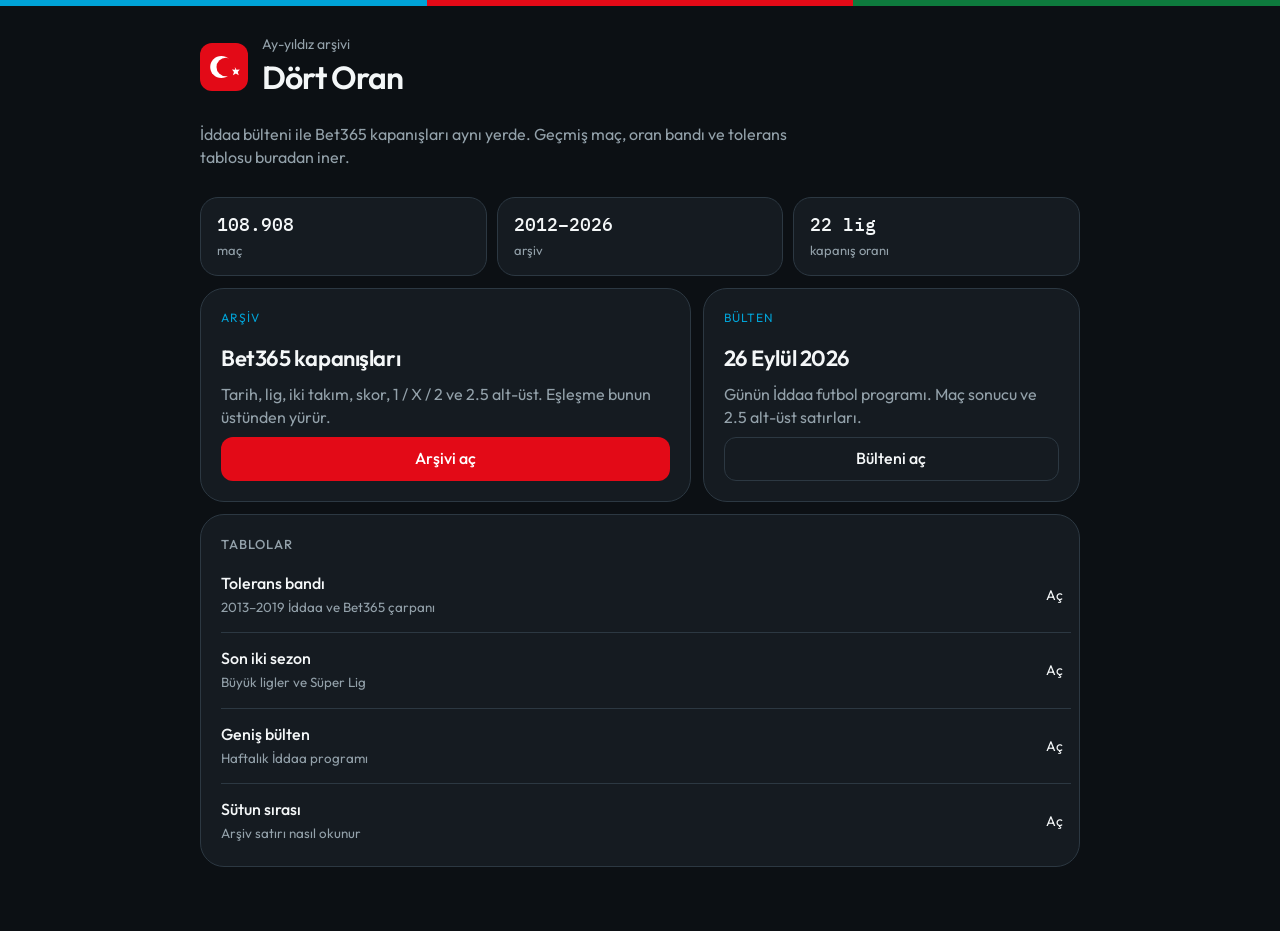
<file: index.html>
<!doctype html>
<html lang="tr">
<head>
  <meta charset="utf-8">
  <meta name="viewport" content="width=device-width, initial-scale=1">
  <title>Dört Oran</title>
  <link rel="preconnect" href="https://fonts.googleapis.com">
  <link rel="preconnect" href="https://fonts.gstatic.com" crossorigin>
  <link href="https://fonts.googleapis.com/css2?family=IBM+Plex+Mono:wght@400;500&family=Outfit:wght@400;500;600&display=swap" rel="stylesheet">
  <style>
    :root {
      --bg: #0c1014;
      --surface: #151b21;
      --surface-2: #1e272f;
      --fg: #f4f7f8;
      --muted: #93a1aa;
      --red: #e30a17;
      --azure: #00a3d7;
      --green: #0e7a3d;
      --line: #2c3842;
    }
    * { box-sizing: border-box; }
    html, body { margin: 0; background: var(--bg); color: var(--fg); }
    body {
      font-family: Outfit, "Segoe UI", sans-serif;
      line-height: 1.45;
      min-height: 100vh;
    }
    .rail { display: flex; height: 6px; }
    .rail span { flex: 1; }
    .rail .a { background: var(--azure); }
    .rail .r { background: var(--red); }
    .rail .g { background: var(--green); }
    main {
      width: min(880px, calc(100% - 32px));
      margin: 0 auto;
      padding: 28px 0 64px;
    }
    header { display: flex; gap: 14px; align-items: center; }
    .mark { width: 48px; height: 48px; flex: none; }
    .kicker { margin: 0; color: var(--muted); font-size: 14px; }
    h1 { margin: 0; font-size: 32px; font-weight: 600; letter-spacing: -0.03em; }
    .lead { max-width: 38rem; color: var(--muted); margin: 22px 0 0; }
    .stats {
      display: grid;
      grid-template-columns: repeat(3, 1fr);
      gap: 10px;
      margin-top: 28px;
    }
    .stat, .card {
      background: var(--surface);
      border: 1px solid var(--line);
    }
    .stat { border-radius: 18px; padding: 14px 16px; }
    .stat b {
      display: block;
      font-family: "IBM Plex Mono", ui-monospace, monospace;
      font-size: 18px;
      font-weight: 500;
    }
    .stat span { color: var(--muted); font-size: 13px; }
    .grid {
      display: grid;
      grid-template-columns: 1.3fr 1fr;
      gap: 12px;
      margin-top: 12px;
    }
    .card { border-radius: 24px; padding: 20px; display: flex; flex-direction: column; gap: 8px; }
    .card h2 { margin: 8px 0 0; font-size: 22px; font-weight: 600; letter-spacing: -0.02em; }
    .card p { margin: 0; color: var(--muted); }
    .tag {
      align-self: flex-start;
      font-size: 12px;
      letter-spacing: 0.08em;
      text-transform: uppercase;
      color: var(--azure);
    }
    a.btn {
      margin-top: auto;
      display: inline-flex;
      align-items: center;
      justify-content: center;
      height: 44px;
      padding: 0 16px;
      border-radius: 12px;
      text-decoration: none;
      font-weight: 500;
      color: white;
      background: var(--red);
    }
    a.btn.quiet {
      color: var(--fg);
      background: transparent;
      border: 1px solid var(--line);
    }
    .sheet {
      margin-top: 12px;
      background: var(--surface);
      border: 1px solid var(--line);
      border-radius: 24px;
      padding: 8px 8px 8px 20px;
    }
    .sheet h2 {
      margin: 12px 0 4px;
      font-size: 13px;
      font-weight: 500;
      letter-spacing: 0.08em;
      text-transform: uppercase;
      color: var(--muted);
    }
    .file {
      display: flex;
      align-items: center;
      justify-content: space-between;
      gap: 12px;
      padding: 14px 8px 14px 0;
      text-decoration: none;
      color: inherit;
      border-top: 1px solid var(--line);
    }
    .file:first-of-type { border-top: 0; }
    .file strong { display: block; font-weight: 500; }
    .file small { color: var(--muted); }
    .file em {
      font-style: normal;
      font-size: 14px;
      color: var(--fg);
      flex: none;
    }
    @media (max-width: 700px) {
      .grid, .stats { grid-template-columns: 1fr; }
      h1 { font-size: 28px; }
    }
  </style>
</head>
<body>
  <div class="rail" aria-hidden="true"><span class="a"></span><span class="r"></span><span class="g"></span></div>
  <main>
    <header>
      <svg class="mark" viewBox="0 0 32 32" aria-hidden="true">
        <rect width="32" height="32" rx="8" fill="#e30a17"/>
        <mask id="ay">
          <rect width="32" height="32" fill="#fff"/>
          <circle cx="17.2" cy="16" r="6.2" fill="#000"/>
        </mask>
        <circle cx="14.2" cy="16" r="7.4" fill="#fff" mask="url(#ay)"/>
        <path fill="#fff" d="M23.2 16l1.15 1.9 2.15-.2-1.35 1.7.7 2.05-1.95-1.05-1.95 1.05.7-2.05-1.35-1.7 2.15.2z"/>
      </svg>
      <div>
        <p class="kicker">Ay-yıldız arşivi</p>
        <h1>Dört Oran</h1>
      </div>
    </header>
    <p class="lead">İddaa bülteni ile Bet365 kapanışları aynı yerde. Geçmiş maç, oran bandı ve tolerans tablosu buradan iner.</p>
    <section class="stats">
      <div class="stat"><b>108.908</b><span>maç</span></div>
      <div class="stat"><b>2012–2026</b><span>arşiv</span></div>
      <div class="stat"><b>22 lig</b><span>kapanış oranı</span></div>
    </section>
    <section class="grid">
      <article class="card">
        <span class="tag">Arşiv</span>
        <h2>Bet365 kapanışları</h2>
        <p>Tarih, lig, iki takım, skor, 1 / X / 2 ve 2.5 alt-üst. Eşleşme bunun üstünden yürür.</p>
        <a class="btn" href="bet365_maclar.json">Arşivi aç</a>
      </article>
      <article class="card">
        <span class="tag">Bülten</span>
        <h2>26 Eylül 2026</h2>
        <p>Günün İddaa futbol programı. Maç sonucu ve 2.5 alt-üst satırları.</p>
        <a class="btn quiet" href="2026-09-26.json">Bülteni aç</a>
      </article>
    </section>
    <section class="sheet">
      <h2>Tablolar</h2>
      <a class="file" href="iddaa_bet365_tolerans.xlsx">
        <span><strong>Tolerans bandı</strong><small>2013–2019 İddaa ve Bet365 çarpanı</small></span>
        <em>Aç</em>
      </a>
      <a class="file" href="oran_arsivi_son_2_sezon.xlsx">
        <span><strong>Son iki sezon</strong><small>Büyük ligler ve Süper Lig</small></span>
        <em>Aç</em>
      </a>
      <a class="file" href="mackolik_iddaa_programi_24138.xlsx">
        <span><strong>Geniş bülten</strong><small>Haftalık İddaa programı</small></span>
        <em>Aç</em>
      </a>
      <a class="file" href="README.md">
        <span><strong>Sütun sırası</strong><small>Arşiv satırı nasıl okunur</small></span>
        <em>Aç</em>
      </a>
    </section>
  </main>
</body>
</html>
</file>
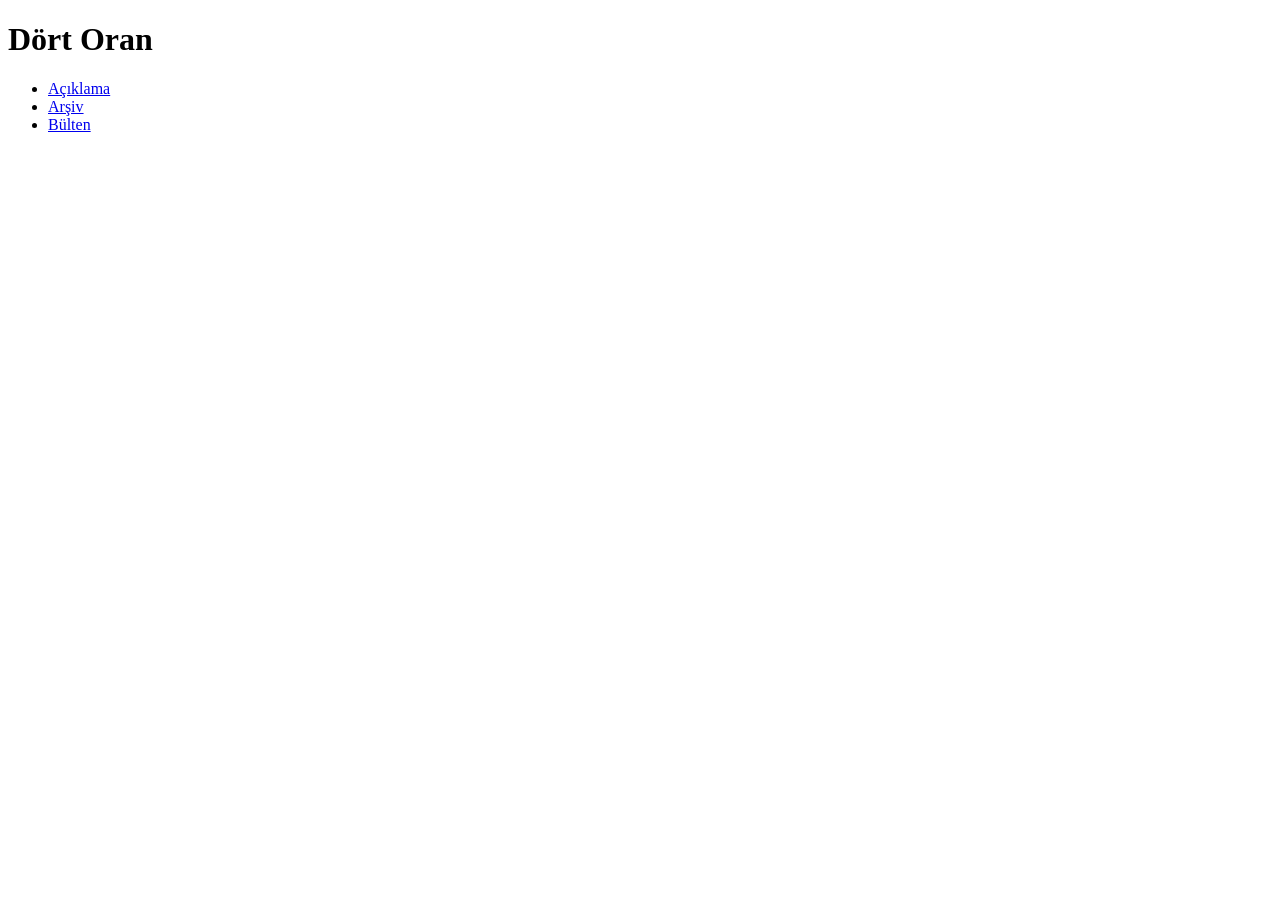
<file: İndex.html>
<!doctype html>
<meta charset="utf-8">
<title>Dört Oran</title>
<h1>Dört Oran</h1>
<ul>
  <li><a href="README.md">Açıklama</a></li>
  <li><a href="bet365_maclar.json">Arşiv</a></li>
  <li><a href="2026-09-26.json">Bülten</a></li>
</ul>
</file>
